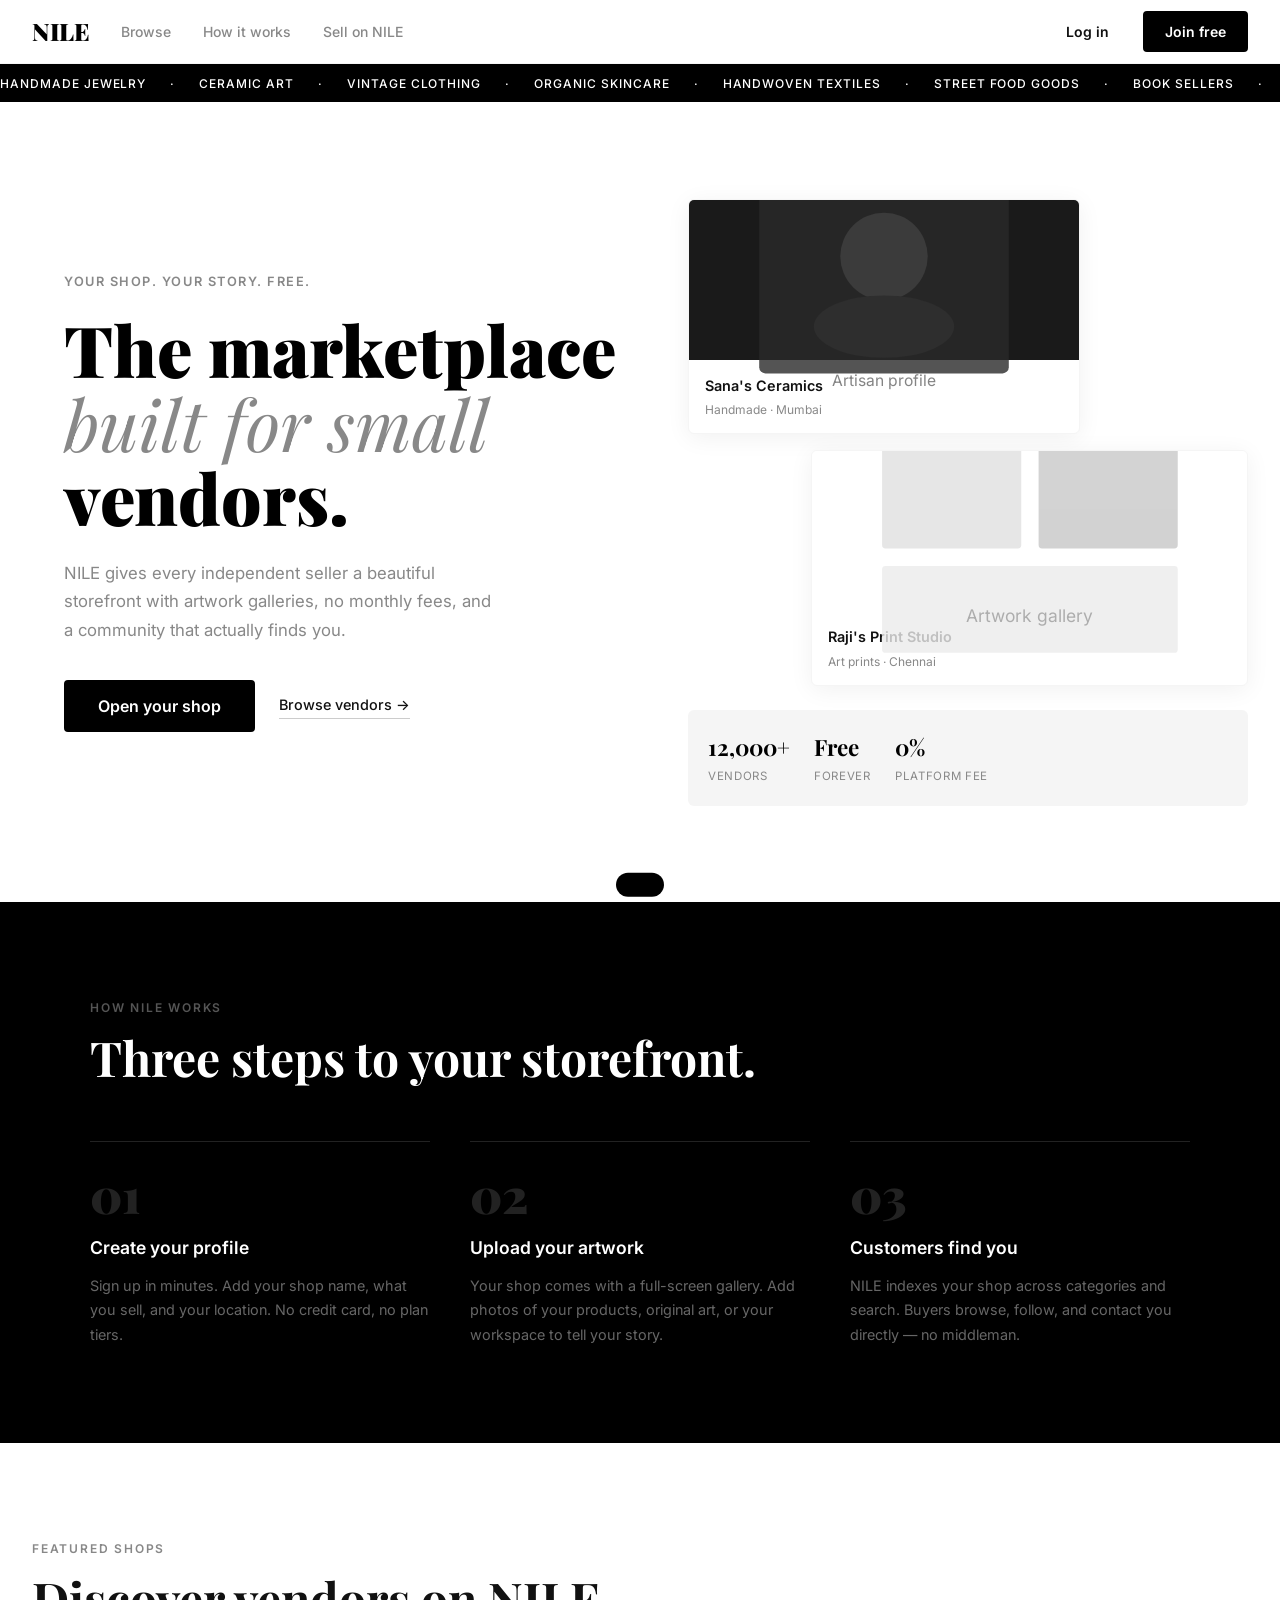
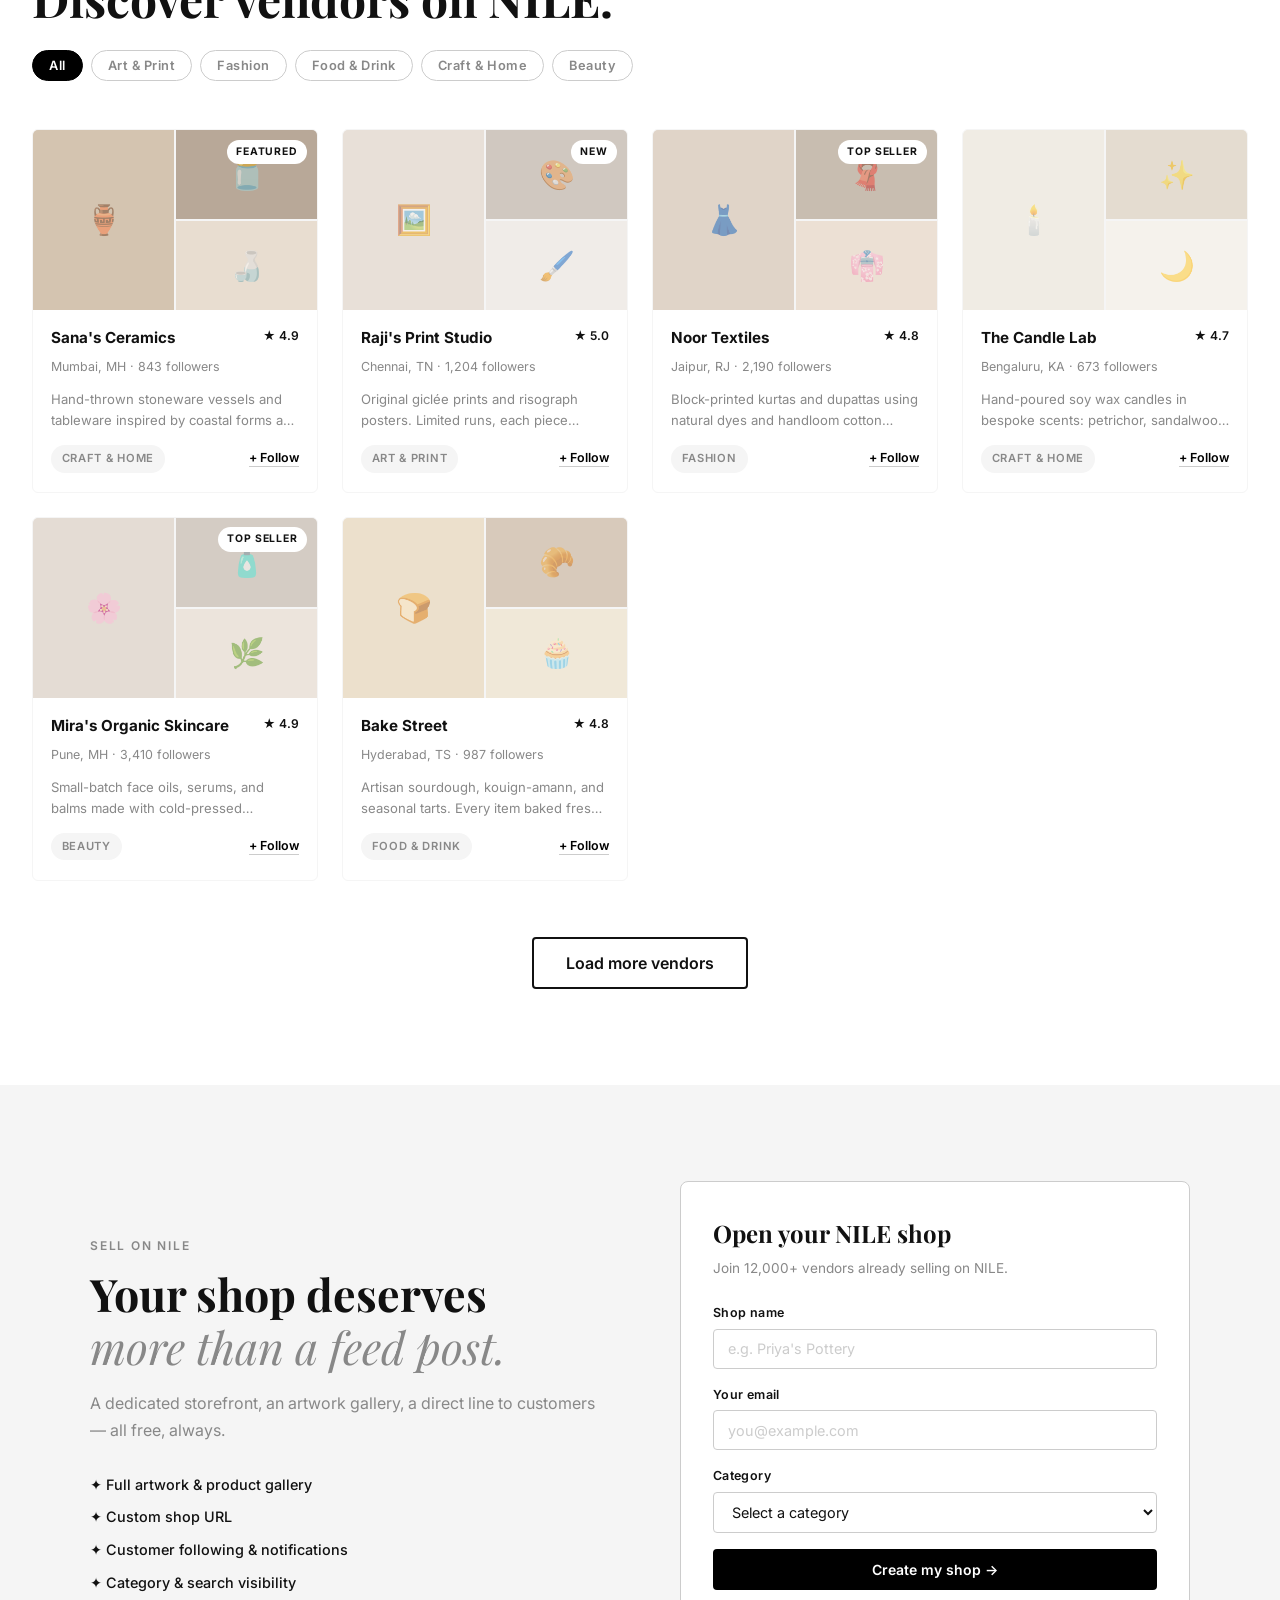
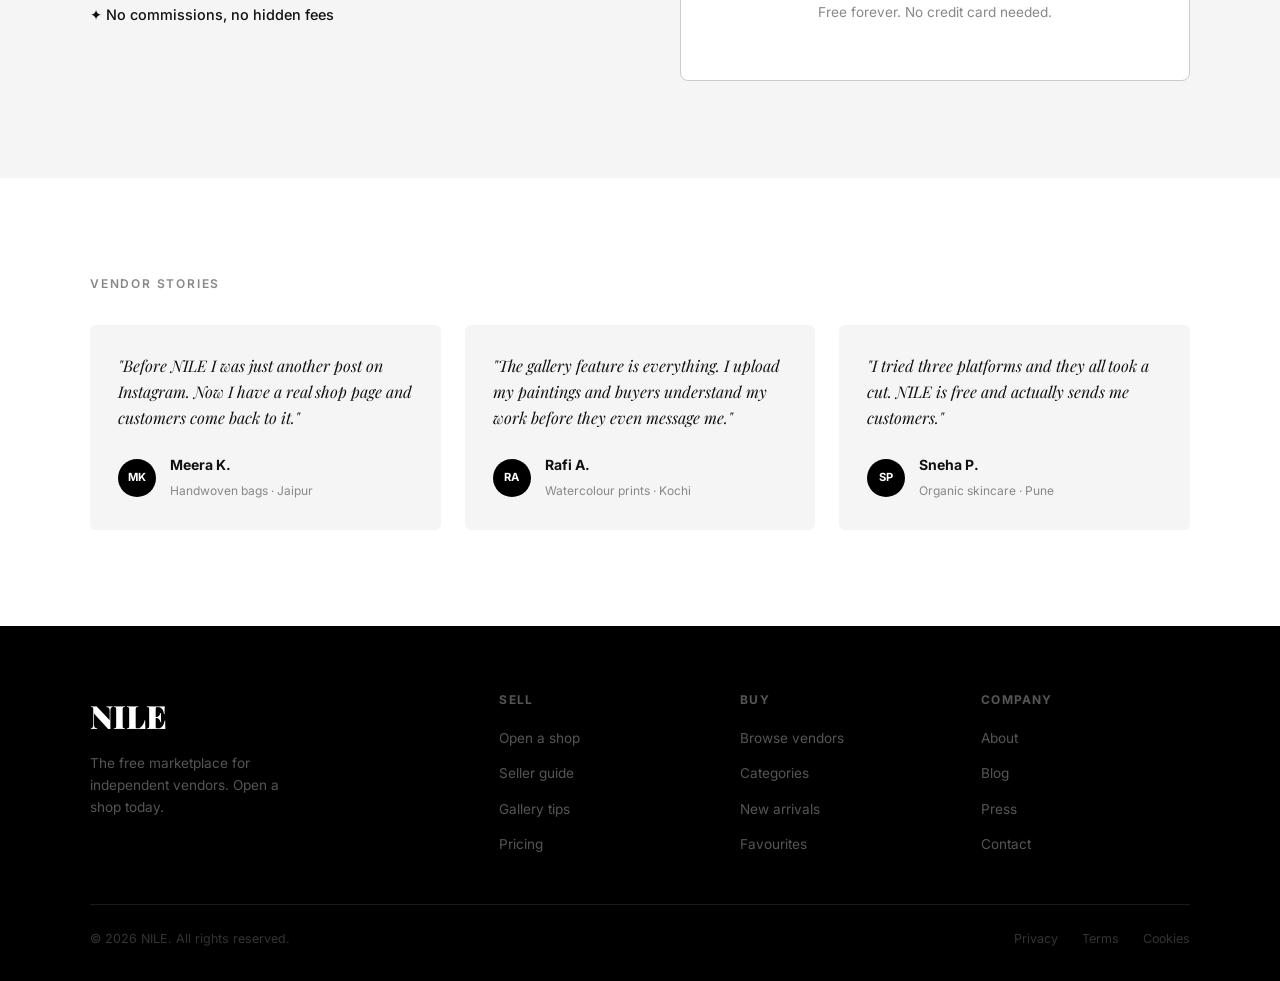
<file: dummy_project/index.html>
<!DOCTYPE html>
<html lang="en">
<head>
  <meta charset="UTF-8" />
  <meta name="viewport" content="width=device-width, initial-scale=1.0" />
  <title>NILE — Market for Independent Vendors</title>
  <link rel="stylesheet" href="styles.css" />
  <link rel="preconnect" href="https://fonts.googleapis.com" />
  <link rel="preconnect" href="https://fonts.gstatic.com" crossorigin />
  <link href="https://fonts.googleapis.com/css2?family=Playfair+Display:ital,wght@0,400;0,700;0,900;1,400&family=Inter:wght@300;400;500;600&display=swap" rel="stylesheet" />
</head>
<body>

  <!-- NAV -->
  <nav class="nav" id="nav">
    <div class="nav__logo">NILE</div>
    <ul class="nav__links">
      <li><a href="#vendors">Browse</a></li>
      <li><a href="#how">How it works</a></li>
      <li><a href="#join">Sell on NILE</a></li>
    </ul>
    <div class="nav__actions">
      <button class="btn btn--ghost" id="loginBtn">Log in</button>
      <button class="btn btn--primary" id="signupBtn">Join free</button>
    </div>
    <button class="nav__hamburger" id="hamburger" aria-label="Toggle menu">
      <span></span><span></span><span></span>
    </button>
  </nav>

  <!-- MOBILE NAV -->
  <div class="mobile-menu" id="mobileMenu">
    <ul>
      <li><a href="#vendors" class="mob-link">Browse</a></li>
      <li><a href="#how" class="mob-link">How it works</a></li>
      <li><a href="#join" class="mob-link">Sell on NILE</a></li>
      <li><a href="#" class="mob-link">Log in</a></li>
      <li><a href="#" class="mob-link mob-link--primary">Join free</a></li>
    </ul>
  </div>

  <!-- MARQUEE -->
  <div class="marquee-bar">
    <div class="marquee-track">
      <span>Handmade Jewelry</span><span>·</span>
      <span>Ceramic Art</span><span>·</span>
      <span>Vintage Clothing</span><span>·</span>
      <span>Organic Skincare</span><span>·</span>
      <span>Handwoven Textiles</span><span>·</span>
      <span>Street Food Goods</span><span>·</span>
      <span>Book Sellers</span><span>·</span>
      <span>Plant Shops</span><span>·</span>
      <span>Print Studios</span><span>·</span>
      <span>Candle Makers</span><span>·</span>
      <span>Local Bakeries</span><span>·</span>
      <span>Artisan Furniture</span><span>·</span>
      <span>Photography</span><span>·</span>
      <span>Handmade Jewelry</span><span>·</span>
      <span>Ceramic Art</span><span>·</span>
      <span>Vintage Clothing</span><span>·</span>
      <span>Organic Skincare</span><span>·</span>
      <span>Handwoven Textiles</span><span>·</span>
      <span>Street Food Goods</span><span>·</span>
      <span>Book Sellers</span><span>·</span>
    </div>
  </div>

  <!-- HERO -->
  <section class="hero">
    <div class="hero__content">
      <p class="hero__eyebrow">Your shop. Your story. Free.</p>
      <h1 class="hero__headline">
        The marketplace<br />
        <em>built for small</em><br />
        vendors.
      </h1>
      <p class="hero__sub">
        NILE gives every independent seller a beautiful storefront with artwork galleries, no monthly fees, and a community that actually finds you.
      </p>
      <div class="hero__ctas">
        <button class="btn btn--primary btn--lg" id="openShopBtn">Open your shop</button>
        <a href="#vendors" class="hero__browse">Browse vendors →</a>
      </div>
    </div>
    <div class="hero__visual">
      <div class="hero__card hero__card--1">
        <div class="hero__card-img" style="background:#1a1a1a">
          <svg viewBox="0 0 200 160" fill="none" xmlns="http://www.w3.org/2000/svg">
            <rect x="20" y="20" width="160" height="120" rx="4" fill="#2a2a2a"/>
            <circle cx="100" cy="65" r="28" fill="#444"/>
            <ellipse cx="100" cy="110" rx="45" ry="20" fill="#333"/>
            <text x="100" y="148" text-anchor="middle" fill="#666" font-size="10" font-family="Inter">Artisan profile</text>
          </svg>
        </div>
        <div class="hero__card-info">
          <span class="hero__card-name">Sana's Ceramics</span>
          <span class="hero__card-tag">Handmade · Mumbai</span>
        </div>
      </div>
      <div class="hero__card hero__card--2">
        <div class="hero__card-img hero__card-img--white">
          <svg viewBox="0 0 200 160" fill="none" xmlns="http://www.w3.org/2000/svg">
            <rect x="15" y="10" width="80" height="80" rx="2" fill="#e0e0e0"/>
            <rect x="105" y="10" width="80" height="80" rx="2" fill="#c8c8c8"/>
            <rect x="15" y="100" width="170" height="50" rx="2" fill="#ececec"/>
            <text x="100" y="132" text-anchor="middle" fill="#999" font-size="10" font-family="Inter">Artwork gallery</text>
          </svg>
        </div>
        <div class="hero__card-info">
          <span class="hero__card-name">Raji's Print Studio</span>
          <span class="hero__card-tag">Art prints · Chennai</span>
        </div>
      </div>
      <div class="hero__stats">
        <div class="hero__stat"><strong>12,000+</strong><span>Vendors</span></div>
        <div class="hero__stat"><strong>Free</strong><span>Forever</span></div>
        <div class="hero__stat"><strong>0%</strong><span>Platform fee</span></div>
      </div>
    </div>
  </section>

  <!-- HOW IT WORKS -->
  <section class="how" id="how">
    <div class="how__inner">
      <div class="how__head">
        <p class="section-label">How NILE works</p>
        <h2 class="section-title">Three steps to your storefront.</h2>
      </div>
      <div class="how__steps">
        <div class="how__step">
          <div class="how__step-num">01</div>
          <h3>Create your profile</h3>
          <p>Sign up in minutes. Add your shop name, what you sell, and your location. No credit card, no plan tiers.</p>
        </div>
        <div class="how__step">
          <div class="how__step-num">02</div>
          <h3>Upload your artwork</h3>
          <p>Your shop comes with a full-screen gallery. Add photos of your products, original art, or your workspace to tell your story.</p>
        </div>
        <div class="how__step">
          <div class="how__step-num">03</div>
          <h3>Customers find you</h3>
          <p>NILE indexes your shop across categories and search. Buyers browse, follow, and contact you directly — no middleman.</p>
        </div>
      </div>
    </div>
  </section>

  <!-- VENDOR GRID -->
  <section class="vendors" id="vendors">
    <div class="vendors__head">
      <p class="section-label">Featured shops</p>
      <h2 class="section-title">Discover vendors on NILE.</h2>
      <!-- FILTER BAR -->
      <div class="filter-bar">
        <button class="filter-btn active" data-filter="all">All</button>
        <button class="filter-btn" data-filter="art">Art & Print</button>
        <button class="filter-btn" data-filter="fashion">Fashion</button>
        <button class="filter-btn" data-filter="food">Food & Drink</button>
        <button class="filter-btn" data-filter="craft">Craft & Home</button>
        <button class="filter-btn" data-filter="beauty">Beauty</button>
      </div>
    </div>

    <div class="vendor-grid" id="vendorGrid">
      <!-- Cards injected by JS -->
    </div>

    <div class="vendors__cta">
      <button class="btn btn--outline btn--lg" id="loadMoreBtn">Load more vendors</button>
    </div>
  </section>

  <!-- JOIN CTA -->
  <section class="join" id="join">
    <div class="join__inner">
      <div class="join__text">
        <p class="section-label">Sell on NILE</p>
        <h2 class="join__title">Your shop deserves<br /><em>more than a feed post.</em></h2>
        <p class="join__body">A dedicated storefront, an artwork gallery, a direct line to customers — all free, always.</p>
        <ul class="join__features">
          <li>✦ Full artwork & product gallery</li>
          <li>✦ Custom shop URL</li>
          <li>✦ Customer following & notifications</li>
          <li>✦ Category & search visibility</li>
          <li>✦ No commissions, no hidden fees</li>
        </ul>
      </div>
      <div class="join__form-wrap">
        <div class="join__form-card">
          <h3>Open your NILE shop</h3>
          <p>Join 12,000+ vendors already selling on NILE.</p>
          <div class="form-field">
            <label>Shop name</label>
            <input type="text" placeholder="e.g. Priya's Pottery" id="shopName" />
          </div>
          <div class="form-field">
            <label>Your email</label>
            <input type="email" placeholder="you@example.com" id="shopEmail" />
          </div>
          <div class="form-field">
            <label>Category</label>
            <select id="shopCategory">
              <option value="">Select a category</option>
              <option>Art & Print</option>
              <option>Fashion & Clothing</option>
              <option>Food & Drink</option>
              <option>Craft & Home</option>
              <option>Beauty & Skincare</option>
              <option>Books & Stationery</option>
              <option>Plants & Garden</option>
              <option>Other</option>
            </select>
          </div>
          <button class="btn btn--primary btn--block" id="createShopBtn">Create my shop →</button>
          <p class="join__fine">Free forever. No credit card needed.</p>
        </div>
      </div>
    </div>
  </section>

  <!-- TESTIMONIALS -->
  <section class="testimonials">
    <div class="testimonials__inner">
      <p class="section-label">Vendor stories</p>
      <div class="testimonial-grid">
        <div class="testimonial">
          <p class="testimonial__quote">"Before NILE I was just another post on Instagram. Now I have a real shop page and customers come back to it."</p>
          <div class="testimonial__author">
            <div class="testimonial__avatar">MK</div>
            <div>
              <strong>Meera K.</strong>
              <span>Handwoven bags · Jaipur</span>
            </div>
          </div>
        </div>
        <div class="testimonial">
          <p class="testimonial__quote">"The gallery feature is everything. I upload my paintings and buyers understand my work before they even message me."</p>
          <div class="testimonial__author">
            <div class="testimonial__avatar">RA</div>
            <div>
              <strong>Rafi A.</strong>
              <span>Watercolour prints · Kochi</span>
            </div>
          </div>
        </div>
        <div class="testimonial">
          <p class="testimonial__quote">"I tried three platforms and they all took a cut. NILE is free and actually sends me customers."</p>
          <div class="testimonial__author">
            <div class="testimonial__avatar">SP</div>
            <div>
              <strong>Sneha P.</strong>
              <span>Organic skincare · Pune</span>
            </div>
          </div>
        </div>
      </div>
    </div>
  </section>

  <!-- FOOTER -->
  <footer class="footer">
    <div class="footer__top">
      <div class="footer__brand">
        <span class="footer__logo">NILE</span>
        <p>The free marketplace for independent vendors. Open a shop today.</p>
      </div>
      <div class="footer__links">
        <div class="footer__col">
          <h4>Sell</h4>
          <ul>
            <li><a href="#">Open a shop</a></li>
            <li><a href="#">Seller guide</a></li>
            <li><a href="#">Gallery tips</a></li>
            <li><a href="#">Pricing</a></li>
          </ul>
        </div>
        <div class="footer__col">
          <h4>Buy</h4>
          <ul>
            <li><a href="#">Browse vendors</a></li>
            <li><a href="#">Categories</a></li>
            <li><a href="#">New arrivals</a></li>
            <li><a href="#">Favourites</a></li>
          </ul>
        </div>
        <div class="footer__col">
          <h4>Company</h4>
          <ul>
            <li><a href="#">About</a></li>
            <li><a href="#">Blog</a></li>
            <li><a href="#">Press</a></li>
            <li><a href="#">Contact</a></li>
          </ul>
        </div>
      </div>
    </div>
    <div class="footer__bottom">
      <span>© 2026 NILE. All rights reserved.</span>
      <div class="footer__legal">
        <a href="#">Privacy</a>
        <a href="#">Terms</a>
        <a href="#">Cookies</a>
      </div>
    </div>
  </footer>

  <!-- MODAL: Sign Up / Log In -->
  <div class="modal-overlay" id="modalOverlay">
    <div class="modal" id="modal">
      <button class="modal__close" id="modalClose">✕</button>
      <div class="modal__tabs">
        <button class="modal__tab active" data-tab="signup">Join NILE</button>
        <button class="modal__tab" data-tab="login">Log in</button>
      </div>
      <div class="modal__body" id="signupPane">
        <h3>Create your free account</h3>
        <div class="form-field">
          <label>Full name</label>
          <input type="text" placeholder="Your name" />
        </div>
        <div class="form-field">
          <label>Email</label>
          <input type="email" placeholder="you@example.com" />
        </div>
        <div class="form-field">
          <label>Password</label>
          <input type="password" placeholder="Min. 8 characters" />
        </div>
        <button class="btn btn--primary btn--block">Create account →</button>
      </div>
      <div class="modal__body hidden" id="loginPane">
        <h3>Welcome back</h3>
        <div class="form-field">
          <label>Email</label>
          <input type="email" placeholder="you@example.com" />
        </div>
        <div class="form-field">
          <label>Password</label>
          <input type="password" placeholder="Your password" />
        </div>
        <button class="btn btn--primary btn--block">Log in →</button>
        <p class="join__fine" style="text-align:center;margin-top:1rem"><a href="#" style="color:inherit">Forgot password?</a></p>
      </div>
    </div>
  </div>

  <!-- TOAST -->
  <div class="toast" id="toast"></div>

  <script src="script.js"></script>
</body>
</html>
</file>
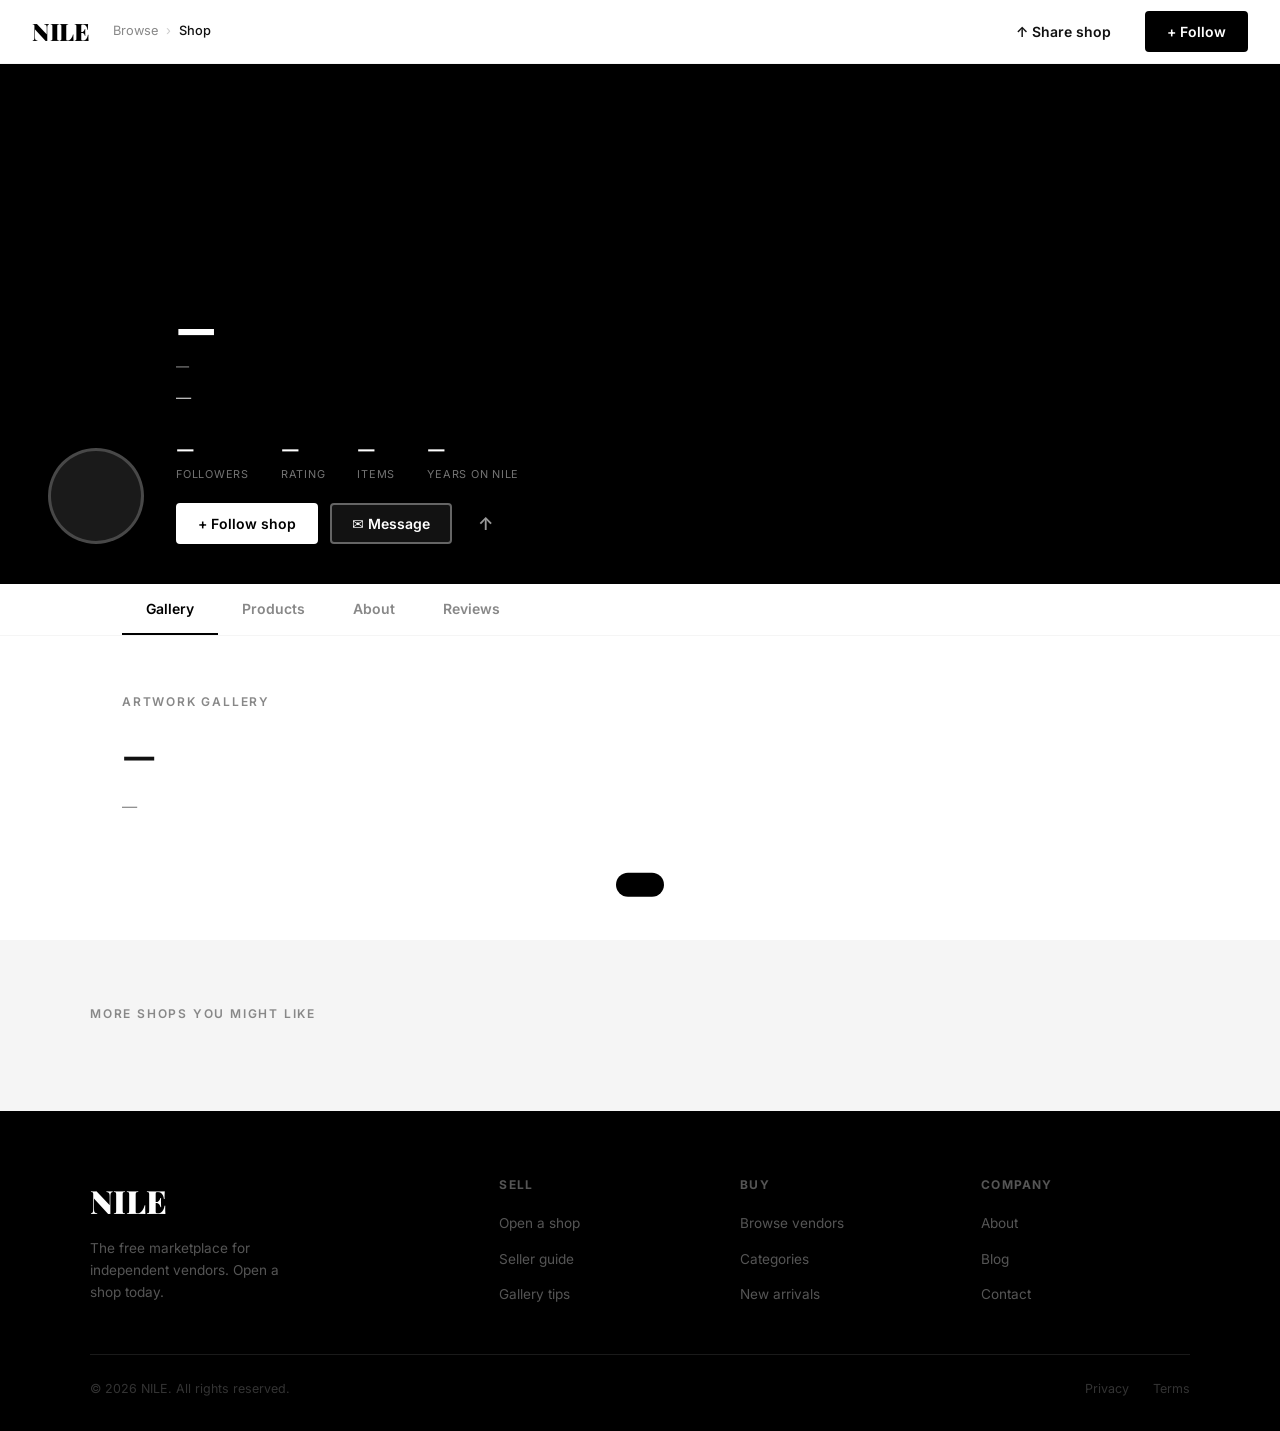
<file: dummy_project/shop.html>
<!DOCTYPE html>
<html lang="en">
<head>
  <meta charset="UTF-8" />
  <meta name="viewport" content="width=device-width, initial-scale=1.0" />
  <title>Shop — NILE</title>
  <link rel="stylesheet" href="styles.css" />
  <link rel="stylesheet" href="shop.css" />
  <link rel="preconnect" href="https://fonts.googleapis.com" />
  <link rel="preconnect" href="https://fonts.gstatic.com" crossorigin />
  <link href="https://fonts.googleapis.com/css2?family=Playfair+Display:ital,wght@0,400;0,700;0,900;1,400&family=Inter:wght@300;400;500;600&display=swap" rel="stylesheet" />
</head>
<body class="shop-page">

  <!-- NAV -->
  <nav class="nav shop-nav" id="nav">
    <a href="index.html" class="nav__logo">NILE</a>
    <div class="shop-nav__breadcrumb">
      <a href="index.html">Browse</a>
      <span>›</span>
      <span id="navShopName">Shop</span>
    </div>
    <div class="nav__actions">
      <button class="btn btn--ghost" id="shareBtn">↑ Share shop</button>
      <button class="btn btn--primary" id="navFollowBtn">+ Follow</button>
    </div>
    <button class="nav__hamburger" id="hamburger" aria-label="Toggle menu">
      <span></span><span></span><span></span>
    </button>
  </nav>

  <!-- MOBILE MENU -->
  <div class="mobile-menu" id="mobileMenu">
    <ul>
      <li><a href="index.html" class="mob-link">← Back to NILE</a></li>
      <li><a href="#gallery" class="mob-link">Gallery</a></li>
      <li><a href="#products" class="mob-link">Products</a></li>
      <li><a href="#about" class="mob-link">About</a></li>
      <li><a href="#reviews" class="mob-link">Reviews</a></li>
    </ul>
  </div>

  <!-- HERO BANNER: generative abstract art canvas -->
  <div class="shop-hero" id="shopHero">
    <canvas id="heroCanvas"></canvas>
    <div class="shop-hero__overlay"></div>
    <!-- Floating identity card -->
    <div class="shop-identity" id="shopIdentity">
      <div class="shop-avatar" id="shopAvatar"></div>
      <div class="shop-identity__info">
        <div class="shop-identity__top">
          <h1 class="shop-identity__name" id="shopName">—</h1>
          <span class="shop-badge hidden" id="shopBadge"></span>
        </div>
        <p class="shop-identity__meta" id="shopMeta">—</p>
        <p class="shop-identity__desc" id="shopDesc">—</p>
        <div class="shop-identity__stats">
          <div class="shop-stat"><strong id="statFollowers">—</strong><span>Followers</span></div>
          <div class="shop-stat"><strong id="statRating">—</strong><span>Rating</span></div>
          <div class="shop-stat"><strong id="statItems">—</strong><span>Items</span></div>
          <div class="shop-stat"><strong id="statYears">—</strong><span>Years on NILE</span></div>
        </div>
        <div class="shop-identity__actions">
          <button class="btn btn--primary" id="followBtn">+ Follow shop</button>
          <button class="btn btn--outline" id="messageBtn">✉ Message</button>
          <button class="btn btn--ghost shop-share-btn" id="shareIconBtn" title="Share">↑</button>
        </div>
      </div>
    </div>
  </div>

  <!-- TABS -->
  <div class="shop-tabs-bar" id="shopTabsBar">
    <div class="shop-tabs-bar__inner">
      <button class="shop-tab active" data-tab="gallery">Gallery</button>
      <button class="shop-tab" data-tab="products">Products</button>
      <button class="shop-tab" data-tab="about">About</button>
      <button class="shop-tab" data-tab="reviews">Reviews</button>
    </div>
  </div>

  <!-- MAIN CONTENT -->
  <main class="shop-main">

    <!-- GALLERY TAB -->
    <section class="shop-section active" id="tab-gallery">
      <div class="gallery-intro">
        <p class="section-label">Artwork Gallery</p>
        <h2 class="gallery-intro__title" id="galleryTitle">—</h2>
        <p class="gallery-intro__sub" id="gallerySub">—</p>
      </div>
      <div class="art-gallery" id="artGallery">
        <!-- SVG artworks injected by JS -->
      </div>
      <div class="gallery-lightbox" id="lightbox">
        <div class="lightbox__backdrop" id="lightboxBackdrop"></div>
        <div class="lightbox__frame" id="lightboxFrame">
          <button class="lightbox__close" id="lightboxClose">✕</button>
          <div class="lightbox__art" id="lightboxArt"></div>
          <div class="lightbox__caption" id="lightboxCaption"></div>
        </div>
      </div>
    </section>

    <!-- PRODUCTS TAB -->
    <section class="shop-section hidden" id="tab-products">
      <div class="products-head">
        <p class="section-label">Products</p>
        <h2 class="section-title" id="productsTitle">—</h2>
      </div>
      <div class="products-grid" id="productsGrid">
        <!-- Product cards injected by JS -->
      </div>
    </section>

    <!-- ABOUT TAB -->
    <section class="shop-section hidden" id="tab-about">
      <div class="about-layout">
        <div class="about-main">
          <p class="section-label">About this shop</p>
          <h2 class="section-title" id="aboutTitle">—</h2>
          <div class="about-body" id="aboutBody">—</div>
          <div class="about-canvas-wrap">
            <canvas id="aboutCanvas" width="600" height="300"></canvas>
            <p class="about-canvas-caption">Generative artwork · unique to this shop</p>
          </div>
        </div>
        <aside class="about-sidebar">
          <div class="about-card">
            <h3>Shop details</h3>
            <ul class="about-details" id="aboutDetails"></ul>
          </div>
          <div class="about-card" id="aboutTagsCard">
            <h3>Tags</h3>
            <div class="about-tags" id="aboutTags"></div>
          </div>
        </aside>
      </div>
    </section>

    <!-- REVIEWS TAB -->
    <section class="shop-section hidden" id="tab-reviews">
      <div class="reviews-head">
        <p class="section-label">Customer reviews</p>
        <div class="reviews-summary">
          <span class="reviews-avg" id="reviewsAvg">—</span>
          <div>
            <div class="reviews-stars" id="reviewsStars"></div>
            <p class="reviews-count" id="reviewsCount">—</p>
          </div>
        </div>
        <div class="reviews-bar-chart" id="reviewsBars"></div>
      </div>
      <div class="reviews-list" id="reviewsList"></div>
    </section>

  </main>

  <!-- RELATED SHOPS -->
  <section class="related-shops">
    <div class="related-shops__inner">
      <p class="section-label">More shops you might like</p>
      <div class="related-grid" id="relatedGrid"></div>
    </div>
  </section>

  <!-- FOOTER (same as index) -->
  <footer class="footer">
    <div class="footer__top">
      <div class="footer__brand">
        <span class="footer__logo">NILE</span>
        <p>The free marketplace for independent vendors. Open a shop today.</p>
      </div>
      <div class="footer__links">
        <div class="footer__col">
          <h4>Sell</h4>
          <ul>
            <li><a href="index.html#join">Open a shop</a></li>
            <li><a href="#">Seller guide</a></li>
            <li><a href="#">Gallery tips</a></li>
          </ul>
        </div>
        <div class="footer__col">
          <h4>Buy</h4>
          <ul>
            <li><a href="index.html#vendors">Browse vendors</a></li>
            <li><a href="#">Categories</a></li>
            <li><a href="#">New arrivals</a></li>
          </ul>
        </div>
        <div class="footer__col">
          <h4>Company</h4>
          <ul>
            <li><a href="#">About</a></li>
            <li><a href="#">Blog</a></li>
            <li><a href="#">Contact</a></li>
          </ul>
        </div>
      </div>
    </div>
    <div class="footer__bottom">
      <span>© 2026 NILE. All rights reserved.</span>
      <div class="footer__legal">
        <a href="#">Privacy</a>
        <a href="#">Terms</a>
      </div>
    </div>
  </footer>

  <!-- MESSAGE MODAL -->
  <div class="modal-overlay" id="msgOverlay">
    <div class="modal" id="msgModal">
      <button class="modal__close" id="msgClose">✕</button>
      <h3 style="font-family:var(--font-display);font-size:1.4rem;font-weight:700;margin-bottom:1.25rem">Message <span id="msgShopName">shop</span></h3>
      <div class="form-field">
        <label>Your name</label>
        <input type="text" placeholder="Your name" id="msgName" />
      </div>
      <div class="form-field">
        <label>Email</label>
        <input type="email" placeholder="you@example.com" id="msgEmail" />
      </div>
      <div class="form-field">
        <label>Message</label>
        <textarea id="msgText" rows="4" placeholder="Hi, I'm interested in…" style="padding:.65rem .875rem;border:1.5px solid var(--lite);border-radius:4px;font-family:var(--font-body);font-size:.9rem;color:var(--ink);resize:vertical;outline:none;width:100%;transition:border-color .2s"></textarea>
      </div>
      <button class="btn btn--primary btn--block" id="msgSend">Send message →</button>
    </div>
  </div>

  <!-- TOAST -->
  <div class="toast" id="toast"></div>

  <script src="script.js"></script>
  <script src="shop.js"></script>
</body>
</html>
</file>
<file: dummy_project/styles.css>
/* ============================================================
   NILE — Main Stylesheet
   Palette: #000 | #111 | #888 | #ccc | #f5f5f5 | #fff
   Type: Playfair Display (display) + Inter (body/utility)
   ============================================================ */

/* --- Reset & Base ---------------------------------------- */
*, *::before, *::after { box-sizing: border-box; margin: 0; padding: 0; }

:root {
  --black:   #000000;
  --ink:     #111111;
  --mid:     #888888;
  --lite:    #cccccc;
  --ghost:   #f5f5f5;
  --white:   #ffffff;
  --radius:  4px;
  --nav-h:   64px;
  --ease:    cubic-bezier(.4,0,.2,1);
  --font-display: 'Playfair Display', Georgia, serif;
  --font-body:    'Inter', system-ui, sans-serif;
}

html { scroll-behavior: smooth; font-size: 16px; }

body {
  font-family: var(--font-body);
  background: var(--white);
  color: var(--ink);
  line-height: 1.6;
  -webkit-font-smoothing: antialiased;
}

img { display: block; max-width: 100%; }
a { text-decoration: none; color: inherit; }
ul { list-style: none; }
button { cursor: pointer; border: none; background: none; font-family: inherit; }

/* --- Typography ------------------------------------------ */
.section-label {
  font-size: .75rem;
  font-weight: 600;
  letter-spacing: .15em;
  text-transform: uppercase;
  color: var(--mid);
  margin-bottom: .75rem;
}

.section-title {
  font-family: var(--font-display);
  font-size: clamp(2rem, 4vw, 3rem);
  font-weight: 700;
  line-height: 1.15;
  color: var(--ink);
}

/* --- Buttons --------------------------------------------- */
.btn {
  display: inline-flex;
  align-items: center;
  justify-content: center;
  gap: .5rem;
  font-size: .875rem;
  font-weight: 600;
  font-family: var(--font-body);
  padding: .625rem 1.25rem;
  border-radius: var(--radius);
  transition: background .2s var(--ease), color .2s var(--ease), border-color .2s var(--ease);
  white-space: nowrap;
}
.btn--primary {
  background: var(--black);
  color: var(--white);
  border: 2px solid var(--black);
}
.btn--primary:hover {
  background: var(--ink);
  border-color: var(--ink);
}
.btn--ghost {
  background: transparent;
  color: var(--ink);
  border: 2px solid transparent;
}
.btn--ghost:hover { border-color: var(--lite); }

.btn--outline {
  background: transparent;
  color: var(--ink);
  border: 2px solid var(--ink);
}
.btn--outline:hover {
  background: var(--ink);
  color: var(--white);
}
.btn--lg { padding: .875rem 2rem; font-size: 1rem; }
.btn--block { width: 100%; }

/* --- Nav ------------------------------------------------- */
.nav {
  position: fixed;
  top: 0; left: 0; right: 0;
  z-index: 900;
  height: var(--nav-h);
  background: var(--white);
  border-bottom: 1px solid var(--ghost);
  display: flex;
  align-items: center;
  padding: 0 2rem;
  gap: 2rem;
  transition: box-shadow .3s var(--ease);
}
.nav.scrolled { box-shadow: 0 2px 16px rgba(0,0,0,.08); }

.nav__logo {
  font-family: var(--font-display);
  font-size: 1.5rem;
  font-weight: 900;
  letter-spacing: -.02em;
  color: var(--black);
  flex-shrink: 0;
}

.nav__links {
  display: flex;
  gap: 2rem;
  flex: 1;
}
.nav__links a {
  font-size: .875rem;
  font-weight: 500;
  color: var(--mid);
  transition: color .2s;
}
.nav__links a:hover { color: var(--black); }

.nav__actions {
  display: flex;
  gap: .75rem;
  flex-shrink: 0;
}

.nav__hamburger {
  display: none;
  flex-direction: column;
  gap: 5px;
  padding: 6px;
  margin-left: auto;
}
.nav__hamburger span {
  display: block;
  width: 22px;
  height: 2px;
  background: var(--black);
  transition: transform .3s var(--ease), opacity .3s;
}

/* --- Mobile Menu ----------------------------------------- */
.mobile-menu {
  position: fixed;
  top: var(--nav-h);
  left: 0; right: 0;
  background: var(--white);
  border-bottom: 1px solid var(--ghost);
  z-index: 899;
  transform: translateY(-110%);
  transition: transform .35s var(--ease);
}
.mobile-menu.open { transform: translateY(0); }
.mobile-menu ul { padding: 1.5rem 2rem; display: flex; flex-direction: column; gap: 1rem; }
.mob-link { font-size: 1.1rem; font-weight: 500; color: var(--ink); display: block; }
.mob-link--primary {
  background: var(--black);
  color: var(--white);
  padding: .75rem 1.5rem;
  border-radius: var(--radius);
  text-align: center;
}

/* --- Marquee --------------------------------------------- */
.marquee-bar {
  margin-top: var(--nav-h);
  background: var(--black);
  overflow: hidden;
  padding: .6rem 0;
}
.marquee-track {
  display: flex;
  gap: 1.5rem;
  white-space: nowrap;
  animation: marquee 30s linear infinite;
}
.marquee-track span {
  font-size: .75rem;
  font-weight: 500;
  letter-spacing: .08em;
  text-transform: uppercase;
  color: var(--white);
  flex-shrink: 0;
}
@keyframes marquee {
  from { transform: translateX(0); }
  to   { transform: translateX(-50%); }
}

/* --- Hero ------------------------------------------------ */
.hero {
  display: grid;
  grid-template-columns: 1fr 1fr;
  gap: 4rem;
  align-items: center;
  min-height: calc(100vh - var(--nav-h) - 36px);
  padding: 5rem 2rem 5rem 4rem;
  max-width: 1280px;
  margin: 0 auto;
}

.hero__eyebrow {
  font-size: .8rem;
  font-weight: 600;
  letter-spacing: .12em;
  text-transform: uppercase;
  color: var(--mid);
  margin-bottom: 1.25rem;
}

.hero__headline {
  font-family: var(--font-display);
  font-size: clamp(2.75rem, 5.5vw, 4.5rem);
  font-weight: 900;
  line-height: 1.05;
  color: var(--black);
  margin-bottom: 1.5rem;
}
.hero__headline em {
  font-style: italic;
  font-weight: 400;
  color: var(--mid);
}

.hero__sub {
  font-size: 1.05rem;
  line-height: 1.7;
  color: var(--mid);
  max-width: 440px;
  margin-bottom: 2.25rem;
}

.hero__ctas {
  display: flex;
  align-items: center;
  gap: 1.5rem;
  flex-wrap: wrap;
}

.hero__browse {
  font-size: .9rem;
  font-weight: 500;
  color: var(--ink);
  border-bottom: 1px solid var(--lite);
  padding-bottom: 2px;
  transition: border-color .2s;
}
.hero__browse:hover { border-color: var(--ink); }

/* Hero visual */
.hero__visual {
  position: relative;
  display: flex;
  flex-direction: column;
  gap: 1rem;
}

.hero__card {
  border: 1px solid var(--ghost);
  border-radius: 6px;
  overflow: hidden;
  background: var(--white);
  box-shadow: 0 4px 24px rgba(0,0,0,.06);
  transition: transform .3s var(--ease);
}
.hero__card:hover { transform: translateY(-3px); }
.hero__card--1 { align-self: flex-start; width: 70%; }
.hero__card--2 { align-self: flex-end; width: 78%; }

.hero__card-img {
  height: 160px;
  display: flex;
  align-items: center;
  justify-content: center;
  background: var(--ghost);
}
.hero__card-img--white { background: var(--white); }
.hero__card-img svg { width: 80%; height: auto; opacity: .8; }

.hero__card-info {
  padding: .875rem 1rem;
  display: flex;
  flex-direction: column;
  gap: .2rem;
}
.hero__card-name {
  font-weight: 600;
  font-size: .9rem;
  color: var(--ink);
}
.hero__card-tag {
  font-size: .75rem;
  color: var(--mid);
}

.hero__stats {
  display: flex;
  gap: 1.5rem;
  margin-top: .5rem;
  padding: 1.25rem 1.25rem;
  background: var(--ghost);
  border-radius: 6px;
}
.hero__stat {
  display: flex;
  flex-direction: column;
  gap: .1rem;
}
.hero__stat strong {
  font-family: var(--font-display);
  font-size: 1.4rem;
  font-weight: 700;
  color: var(--black);
}
.hero__stat span {
  font-size: .72rem;
  color: var(--mid);
  text-transform: uppercase;
  letter-spacing: .06em;
}

/* --- How It Works ---------------------------------------- */
.how {
  background: var(--black);
  color: var(--white);
  padding: 6rem 2rem;
}
.how__inner {
  max-width: 1100px;
  margin: 0 auto;
}
.how .section-label { color: #555; }
.how .section-title { color: var(--white); margin-bottom: 3.5rem; }

.how__steps {
  display: grid;
  grid-template-columns: repeat(3, 1fr);
  gap: 2.5rem;
}
.how__step {
  border-top: 1px solid #222;
  padding-top: 1.75rem;
}
.how__step-num {
  font-family: var(--font-display);
  font-size: 3rem;
  font-weight: 900;
  color: #222;
  line-height: 1;
  margin-bottom: 1rem;
}
.how__step h3 {
  font-size: 1.1rem;
  font-weight: 600;
  color: var(--white);
  margin-bottom: .75rem;
}
.how__step p {
  font-size: .9rem;
  line-height: 1.7;
  color: #666;
}

/* --- Vendors -------------------------------------------- */
.vendors {
  padding: 6rem 2rem;
  max-width: 1280px;
  margin: 0 auto;
}
.vendors__head {
  margin-bottom: 3rem;
}
.vendors__head .section-title { margin-bottom: 1.5rem; }

.filter-bar {
  display: flex;
  gap: .5rem;
  flex-wrap: wrap;
}
.filter-btn {
  font-size: .8rem;
  font-weight: 600;
  letter-spacing: .04em;
  padding: .45rem 1rem;
  border-radius: 100px;
  border: 1.5px solid var(--lite);
  color: var(--mid);
  background: transparent;
  transition: all .2s var(--ease);
}
.filter-btn:hover, .filter-btn.active {
  background: var(--black);
  color: var(--white);
  border-color: var(--black);
}

.vendor-grid {
  display: grid;
  grid-template-columns: repeat(auto-fill, minmax(280px, 1fr));
  gap: 1.5rem;
  margin-bottom: 2.5rem;
}

/* --- Vendor Card ----------------------------------------- */
.vendor-card {
  border: 1px solid var(--ghost);
  border-radius: 6px;
  overflow: hidden;
  background: var(--white);
  transition: box-shadow .25s var(--ease), transform .25s var(--ease);
  cursor: pointer;
}
.vendor-card:hover {
  box-shadow: 0 8px 32px rgba(0,0,0,.1);
  transform: translateY(-4px);
}

.vendor-card__gallery {
  height: 180px;
  display: grid;
  grid-template-columns: 1fr 1fr;
  grid-template-rows: 1fr 1fr;
  gap: 2px;
  background: var(--ghost);
  position: relative;
  overflow: hidden;
}
.vendor-card__gallery-img {
  background: var(--ghost);
  display: flex;
  align-items: center;
  justify-content: center;
  font-size: 1.5rem;
  overflow: hidden;
  transition: opacity .2s;
}
.vendor-card__gallery-img:first-child {
  grid-row: span 2;
}
.vendor-card__gallery-img span {
  font-size: 1.8rem;
  opacity: .5;
}

.vendor-card__badge {
  position: absolute;
  top: .6rem;
  right: .6rem;
  background: var(--white);
  font-size: .65rem;
  font-weight: 700;
  letter-spacing: .08em;
  text-transform: uppercase;
  padding: .25rem .6rem;
  border-radius: 100px;
  color: var(--ink);
}

.vendor-card__body {
  padding: 1rem 1.1rem 1.2rem;
}
.vendor-card__header {
  display: flex;
  justify-content: space-between;
  align-items: flex-start;
  margin-bottom: .4rem;
}
.vendor-card__name {
  font-weight: 700;
  font-size: .95rem;
  color: var(--ink);
}
.vendor-card__rating {
  font-size: .75rem;
  font-weight: 600;
  color: var(--ink);
}
.vendor-card__meta {
  font-size: .78rem;
  color: var(--mid);
  margin-bottom: .75rem;
}
.vendor-card__desc {
  font-size: .82rem;
  color: var(--mid);
  line-height: 1.6;
  margin-bottom: .9rem;
  display: -webkit-box;
  -webkit-line-clamp: 2;
  -webkit-box-orient: vertical;
  overflow: hidden;
}
.vendor-card__footer {
  display: flex;
  align-items: center;
  justify-content: space-between;
}
.vendor-card__tag {
  font-size: .7rem;
  font-weight: 600;
  letter-spacing: .06em;
  text-transform: uppercase;
  background: var(--ghost);
  color: var(--mid);
  padding: .3rem .7rem;
  border-radius: 100px;
}
.vendor-card__follow {
  font-size: .78rem;
  font-weight: 600;
  color: var(--black);
  border-bottom: 1px solid var(--lite);
  padding-bottom: 1px;
  transition: border-color .2s;
}
.vendor-card__follow:hover { border-color: var(--black); }
.vendor-card__follow.following {
  color: var(--mid);
  border-color: var(--lite);
}

.vendors__cta { text-align: center; padding-top: 1rem; }

/* --- Join ------------------------------------------------ */
.join {
  background: var(--ghost);
  padding: 6rem 2rem;
}
.join__inner {
  max-width: 1100px;
  margin: 0 auto;
  display: grid;
  grid-template-columns: 1fr 1fr;
  gap: 5rem;
  align-items: center;
}
.join__title {
  font-family: var(--font-display);
  font-size: clamp(2rem, 3.5vw, 2.8rem);
  font-weight: 700;
  line-height: 1.2;
  margin-bottom: 1rem;
  color: var(--ink);
}
.join__title em {
  font-style: italic;
  color: var(--mid);
  font-weight: 400;
}
.join__body {
  color: var(--mid);
  line-height: 1.7;
  margin-bottom: 1.75rem;
}
.join__features {
  display: flex;
  flex-direction: column;
  gap: .6rem;
}
.join__features li {
  font-size: .9rem;
  font-weight: 500;
  color: var(--ink);
}

.join__form-card {
  background: var(--white);
  border: 1px solid var(--lite);
  border-radius: 8px;
  padding: 2rem;
}
.join__form-card h3 {
  font-family: var(--font-display);
  font-size: 1.5rem;
  font-weight: 700;
  margin-bottom: .35rem;
}
.join__form-card > p {
  font-size: .85rem;
  color: var(--mid);
  margin-bottom: 1.5rem;
}
.join__fine {
  font-size: .75rem;
  color: var(--mid);
  text-align: center;
  margin-top: .75rem;
}

/* --- Form Fields ---------------------------------------- */
.form-field {
  display: flex;
  flex-direction: column;
  gap: .35rem;
  margin-bottom: 1rem;
}
.form-field label {
  font-size: .78rem;
  font-weight: 600;
  color: var(--ink);
  letter-spacing: .03em;
}
.form-field input,
.form-field select {
  padding: .65rem .875rem;
  border: 1.5px solid var(--lite);
  border-radius: var(--radius);
  font-family: var(--font-body);
  font-size: .9rem;
  color: var(--ink);
  background: var(--white);
  outline: none;
  transition: border-color .2s;
}
.form-field input:focus,
.form-field select:focus {
  border-color: var(--black);
}
.form-field input::placeholder { color: var(--lite); }

/* --- Testimonials --------------------------------------- */
.testimonials {
  background: var(--white);
  padding: 6rem 2rem;
  border-top: 1px solid var(--ghost);
}
.testimonials__inner { max-width: 1100px; margin: 0 auto; }
.testimonials__inner .section-label { margin-bottom: 2rem; }

.testimonial-grid {
  display: grid;
  grid-template-columns: repeat(3, 1fr);
  gap: 1.5rem;
}
.testimonial {
  background: var(--ghost);
  border-radius: 6px;
  padding: 1.75rem;
}
.testimonial__quote {
  font-family: var(--font-display);
  font-style: italic;
  font-size: 1rem;
  line-height: 1.6;
  color: var(--ink);
  margin-bottom: 1.5rem;
}
.testimonial__author {
  display: flex;
  align-items: center;
  gap: .875rem;
}
.testimonial__avatar {
  width: 38px;
  height: 38px;
  border-radius: 50%;
  background: var(--black);
  color: var(--white);
  font-size: .7rem;
  font-weight: 700;
  display: flex;
  align-items: center;
  justify-content: center;
  flex-shrink: 0;
}
.testimonial__author strong {
  display: block;
  font-size: .875rem;
  color: var(--ink);
}
.testimonial__author span {
  font-size: .75rem;
  color: var(--mid);
}

/* --- Footer --------------------------------------------- */
.footer {
  background: var(--black);
  color: var(--white);
  padding: 4rem 2rem 2rem;
}
.footer__top {
  max-width: 1100px;
  margin: 0 auto;
  display: grid;
  grid-template-columns: 1fr 2fr;
  gap: 4rem;
  padding-bottom: 3rem;
  border-bottom: 1px solid #1a1a1a;
  margin-bottom: 1.5rem;
}
.footer__logo {
  font-family: var(--font-display);
  font-size: 2rem;
  font-weight: 900;
  display: block;
  margin-bottom: .75rem;
}
.footer__brand p {
  font-size: .85rem;
  color: #555;
  line-height: 1.6;
  max-width: 200px;
}
.footer__links {
  display: grid;
  grid-template-columns: repeat(3, 1fr);
  gap: 2rem;
}
.footer__col h4 {
  font-size: .75rem;
  font-weight: 700;
  letter-spacing: .1em;
  text-transform: uppercase;
  color: #555;
  margin-bottom: 1rem;
}
.footer__col ul { display: flex; flex-direction: column; gap: .6rem; }
.footer__col a {
  font-size: .85rem;
  color: #555;
  transition: color .2s;
}
.footer__col a:hover { color: var(--white); }

.footer__bottom {
  max-width: 1100px;
  margin: 0 auto;
  display: flex;
  justify-content: space-between;
  align-items: center;
  font-size: .78rem;
  color: #333;
}
.footer__legal { display: flex; gap: 1.5rem; }
.footer__legal a { color: #333; transition: color .2s; }
.footer__legal a:hover { color: #888; }

/* --- Modal ---------------------------------------------- */
.modal-overlay {
  position: fixed;
  inset: 0;
  background: rgba(0,0,0,.6);
  z-index: 1000;
  display: flex;
  align-items: center;
  justify-content: center;
  opacity: 0;
  pointer-events: none;
  transition: opacity .3s var(--ease);
  padding: 1rem;
}
.modal-overlay.open {
  opacity: 1;
  pointer-events: all;
}
.modal {
  background: var(--white);
  border-radius: 8px;
  padding: 2.25rem;
  width: 100%;
  max-width: 420px;
  position: relative;
  transform: translateY(16px);
  transition: transform .3s var(--ease);
}
.modal-overlay.open .modal { transform: translateY(0); }

.modal__close {
  position: absolute;
  top: 1rem;
  right: 1rem;
  font-size: .9rem;
  color: var(--mid);
  transition: color .2s;
}
.modal__close:hover { color: var(--black); }

.modal__tabs {
  display: flex;
  gap: 1.5rem;
  margin-bottom: 1.75rem;
  border-bottom: 1px solid var(--ghost);
  padding-bottom: .875rem;
}
.modal__tab {
  font-size: .95rem;
  font-weight: 600;
  color: var(--mid);
  padding-bottom: .5rem;
  border-bottom: 2px solid transparent;
  transition: color .2s, border-color .2s;
}
.modal__tab.active {
  color: var(--black);
  border-color: var(--black);
}
.modal__body h3 {
  font-family: var(--font-display);
  font-size: 1.4rem;
  font-weight: 700;
  margin-bottom: 1.25rem;
}
.hidden { display: none !important; }

/* --- Toast ---------------------------------------------- */
.toast {
  position: fixed;
  bottom: 2rem;
  left: 50%;
  transform: translateX(-50%) translateY(120%);
  background: var(--black);
  color: var(--white);
  font-size: .875rem;
  font-weight: 500;
  padding: .75rem 1.5rem;
  border-radius: 100px;
  z-index: 2000;
  transition: transform .35s var(--ease);
  white-space: nowrap;
}
.toast.show { transform: translateX(-50%) translateY(0); }

/* --- Animations ----------------------------------------- */
.fade-in {
  opacity: 0;
  transform: translateY(20px);
  transition: opacity .5s var(--ease), transform .5s var(--ease);
}
.fade-in.visible {
  opacity: 1;
  transform: translateY(0);
}

/* --- Responsive ----------------------------------------- */
@media (max-width: 900px) {
  .hero {
    grid-template-columns: 1fr;
    padding: 3.5rem 1.5rem;
    gap: 3rem;
  }
  .hero__visual { order: -1; }
  .hero__card--1, .hero__card--2 { width: 80%; }
  .how__steps { grid-template-columns: 1fr; gap: 2rem; }
  .join__inner { grid-template-columns: 1fr; gap: 3rem; }
  .testimonial-grid { grid-template-columns: 1fr; }
  .footer__top { grid-template-columns: 1fr; gap: 2rem; }
  .footer__links { grid-template-columns: repeat(2, 1fr); }
  .nav__links, .nav__actions { display: none; }
  .nav__hamburger { display: flex; }
}

@media (max-width: 600px) {
  .nav { padding: 0 1rem; }
  .vendor-grid { grid-template-columns: 1fr; }
  .footer__links { grid-template-columns: 1fr; }
  .footer__bottom { flex-direction: column; gap: .75rem; text-align: center; }
}

@media (prefers-reduced-motion: reduce) {
  * { animation-duration: 0.01ms !important; transition-duration: 0.01ms !important; }
}
</file>
<file: dummy_project/shop.css>
/* ============================================================
   NILE — shop.css
   Styles for individual vendor shop profile pages
   Inherits variables from styles.css
   ============================================================ */

/* ---- Shop page base ------------------------------------- */
.shop-page { background: var(--white); }

/* ---- Shop Nav overrides --------------------------------- */
.shop-nav { gap: 1.5rem; }
.shop-nav .nav__logo {
  font-family: var(--font-display);
  font-size: 1.5rem;
  font-weight: 900;
  color: var(--black);
  text-decoration: none;
  flex-shrink: 0;
}
.shop-nav__breadcrumb {
  display: flex;
  align-items: center;
  gap: .5rem;
  font-size: .8rem;
  color: var(--mid);
  flex: 1;
}
.shop-nav__breadcrumb a {
  color: var(--mid);
  transition: color .2s;
}
.shop-nav__breadcrumb a:hover { color: var(--black); }
.shop-nav__breadcrumb span { color: var(--lite); }
#navShopName { color: var(--ink); font-weight: 500; }

/* ---- Hero Banner ---------------------------------------- */
.shop-hero {
  position: relative;
  height: 520px;
  margin-top: var(--nav-h);
  overflow: hidden;
  background: var(--black);
}
#heroCanvas {
  position: absolute;
  inset: 0;
  width: 100%;
  height: 100%;
}
.shop-hero__overlay {
  position: absolute;
  inset: 0;
  background: linear-gradient(
    to bottom,
    rgba(0,0,0,.15) 0%,
    rgba(0,0,0,.55) 70%,
    rgba(0,0,0,.82) 100%
  );
}

/* ---- Shop Identity Card --------------------------------- */
.shop-identity {
  position: absolute;
  bottom: 0; left: 0; right: 0;
  display: flex;
  align-items: flex-end;
  gap: 2rem;
  padding: 2.5rem 3rem;
  z-index: 10;
}

.shop-avatar {
  width: 96px;
  height: 96px;
  border-radius: 50%;
  border: 3px solid rgba(255,255,255,.2);
  flex-shrink: 0;
  display: flex;
  align-items: center;
  justify-content: center;
  font-size: 2.25rem;
  background: rgba(255,255,255,.1);
  backdrop-filter: blur(8px);
  -webkit-backdrop-filter: blur(8px);
  overflow: hidden;
  position: relative;
}
.shop-avatar canvas {
  position: absolute;
  inset: 0;
  border-radius: 50%;
}

.shop-identity__info { flex: 1; }

.shop-identity__top {
  display: flex;
  align-items: center;
  gap: .875rem;
  margin-bottom: .35rem;
}
.shop-identity__name {
  font-family: var(--font-display);
  font-size: clamp(1.75rem, 3.5vw, 2.75rem);
  font-weight: 900;
  color: var(--white);
  line-height: 1.1;
}
.shop-badge {
  font-size: .65rem;
  font-weight: 700;
  letter-spacing: .1em;
  text-transform: uppercase;
  background: var(--white);
  color: var(--black);
  padding: .3rem .75rem;
  border-radius: 100px;
  flex-shrink: 0;
}
.shop-badge.hidden { display: none; }

.shop-identity__meta {
  font-size: .82rem;
  color: rgba(255,255,255,.55);
  margin-bottom: .6rem;
  letter-spacing: .03em;
}

.shop-identity__desc {
  font-size: .95rem;
  color: rgba(255,255,255,.8);
  line-height: 1.6;
  max-width: 560px;
  margin-bottom: 1.25rem;
}

.shop-identity__stats {
  display: flex;
  gap: 2rem;
  margin-bottom: 1.25rem;
}
.shop-stat { display: flex; flex-direction: column; gap: .1rem; }
.shop-stat strong {
  font-family: var(--font-display);
  font-size: 1.3rem;
  font-weight: 700;
  color: var(--white);
}
.shop-stat span {
  font-size: .68rem;
  text-transform: uppercase;
  letter-spacing: .07em;
  color: rgba(255,255,255,.45);
}

.shop-identity__actions {
  display: flex;
  gap: .75rem;
  align-items: center;
}
.shop-identity__actions .btn--primary {
  background: var(--white);
  color: var(--black);
  border-color: var(--white);
}
.shop-identity__actions .btn--primary:hover {
  background: rgba(255,255,255,.9);
}
.shop-identity__actions .btn--primary.following {
  background: transparent;
  color: var(--white);
  border-color: rgba(255,255,255,.4);
}
.shop-identity__actions .btn--outline {
  border-color: rgba(255,255,255,.35);
  color: var(--white);
  background: rgba(255,255,255,.07);
  backdrop-filter: blur(4px);
}
.shop-identity__actions .btn--outline:hover {
  background: rgba(255,255,255,.18);
  color: var(--white);
  border-color: rgba(255,255,255,.5);
}
.shop-share-btn {
  color: rgba(255,255,255,.6);
  font-size: 1.1rem;
  padding: .5rem .75rem;
  border-radius: var(--radius);
  transition: color .2s, background .2s;
}
.shop-share-btn:hover {
  color: var(--white);
  background: rgba(255,255,255,.1);
}

/* ---- Tabs Bar ------------------------------------------ */
.shop-tabs-bar {
  position: sticky;
  top: var(--nav-h);
  z-index: 500;
  background: var(--white);
  border-bottom: 1px solid var(--ghost);
}
.shop-tabs-bar__inner {
  max-width: 1100px;
  margin: 0 auto;
  display: flex;
  gap: 0;
  padding: 0 2rem;
}
.shop-tab {
  font-size: .875rem;
  font-weight: 600;
  color: var(--mid);
  padding: 1rem 1.5rem;
  border-bottom: 2px solid transparent;
  transition: color .2s, border-color .2s;
  white-space: nowrap;
}
.shop-tab:hover { color: var(--ink); }
.shop-tab.active {
  color: var(--black);
  border-color: var(--black);
}

/* ---- Main Content --------------------------------------- */
.shop-main {
  max-width: 1100px;
  margin: 0 auto;
  padding: 3.5rem 2rem 5rem;
}
.shop-section { display: block; }
.shop-section.hidden { display: none !important; }

/* ---- Gallery ------------------------------------------- */
.gallery-intro {
  margin-bottom: 2.5rem;
}
.gallery-intro__title {
  font-family: var(--font-display);
  font-size: clamp(1.75rem, 3vw, 2.4rem);
  font-weight: 700;
  margin-bottom: .6rem;
  color: var(--ink);
}
.gallery-intro__sub {
  font-size: .95rem;
  color: var(--mid);
  max-width: 520px;
  line-height: 1.7;
}

/* Masonry-like art gallery */
.art-gallery {
  columns: 3;
  column-gap: 1.25rem;
}
.art-piece {
  break-inside: avoid;
  margin-bottom: 1.25rem;
  border-radius: 6px;
  overflow: hidden;
  border: 1px solid var(--ghost);
  cursor: pointer;
  transition: transform .3s var(--ease), box-shadow .3s var(--ease);
  position: relative;
  background: var(--ghost);
}
.art-piece:hover {
  transform: translateY(-4px);
  box-shadow: 0 12px 40px rgba(0,0,0,.12);
}
.art-piece svg {
  display: block;
  width: 100%;
  height: auto;
}
.art-piece__caption {
  padding: .75rem 1rem;
  background: var(--white);
  border-top: 1px solid var(--ghost);
}
.art-piece__title {
  font-size: .82rem;
  font-weight: 600;
  color: var(--ink);
  margin-bottom: .15rem;
}
.art-piece__sub {
  font-size: .72rem;
  color: var(--mid);
}

/* Lightbox */
.gallery-lightbox {
  position: fixed;
  inset: 0;
  z-index: 2000;
  display: flex;
  align-items: center;
  justify-content: center;
  opacity: 0;
  pointer-events: none;
  transition: opacity .3s var(--ease);
  padding: 1rem;
}
.gallery-lightbox.open {
  opacity: 1;
  pointer-events: all;
}
.lightbox__backdrop {
  position: absolute;
  inset: 0;
  background: rgba(0,0,0,.85);
}
.lightbox__frame {
  position: relative;
  z-index: 1;
  background: var(--white);
  border-radius: 8px;
  overflow: hidden;
  max-width: 700px;
  width: 100%;
  transform: scale(.94);
  transition: transform .3s var(--ease);
}
.gallery-lightbox.open .lightbox__frame { transform: scale(1); }

.lightbox__close {
  position: absolute;
  top: .875rem;
  right: .875rem;
  z-index: 2;
  background: rgba(0,0,0,.5);
  color: var(--white);
  border-radius: 50%;
  width: 32px;
  height: 32px;
  display: flex;
  align-items: center;
  justify-content: center;
  font-size: .8rem;
  transition: background .2s;
}
.lightbox__close:hover { background: rgba(0,0,0,.8); }
.lightbox__art svg { width: 100%; height: auto; display: block; }
.lightbox__caption {
  padding: 1rem 1.25rem;
  font-size: .875rem;
  color: var(--mid);
  border-top: 1px solid var(--ghost);
}
.lightbox__caption strong { display: block; color: var(--ink); font-size: .95rem; margin-bottom: .2rem; }

/* ---- Products ------------------------------------------ */
.products-head { margin-bottom: 2.5rem; }
.products-grid {
  display: grid;
  grid-template-columns: repeat(auto-fill, minmax(220px, 1fr));
  gap: 1.5rem;
}
.product-card {
  border: 1px solid var(--ghost);
  border-radius: 6px;
  overflow: hidden;
  background: var(--white);
  transition: box-shadow .25s var(--ease), transform .25s var(--ease);
  cursor: pointer;
}
.product-card:hover {
  box-shadow: 0 8px 28px rgba(0,0,0,.09);
  transform: translateY(-3px);
}
.product-card__img {
  height: 180px;
  display: flex;
  align-items: center;
  justify-content: center;
  font-size: 3rem;
  position: relative;
  overflow: hidden;
}
.product-card__img svg {
  width: 100%;
  height: 100%;
  position: absolute;
  inset: 0;
}
.product-card__img .product-emoji {
  position: relative;
  z-index: 1;
}
.product-card__body { padding: 1rem; }
.product-card__name {
  font-weight: 600;
  font-size: .9rem;
  margin-bottom: .3rem;
  color: var(--ink);
}
.product-card__price {
  font-family: var(--font-display);
  font-size: 1.1rem;
  font-weight: 700;
  color: var(--black);
  margin-bottom: .5rem;
}
.product-card__availability {
  font-size: .72rem;
  font-weight: 600;
  letter-spacing: .06em;
  text-transform: uppercase;
  color: var(--mid);
}
.product-card__availability.in-stock { color: #2a7a2a; }
.product-card__cta {
  display: block;
  width: 100%;
  text-align: center;
  padding: .55rem 1rem;
  margin-top: .75rem;
  background: var(--black);
  color: var(--white);
  border-radius: var(--radius);
  font-size: .78rem;
  font-weight: 600;
  transition: background .2s;
}
.product-card__cta:hover { background: #333; }

/* ---- About --------------------------------------------- */
.about-layout {
  display: grid;
  grid-template-columns: 1fr 300px;
  gap: 3.5rem;
  align-items: flex-start;
}
.about-main .section-title { margin-bottom: 1.25rem; }
.about-body {
  font-size: .975rem;
  line-height: 1.85;
  color: var(--mid);
  margin-bottom: 2.5rem;
}
.about-body p { margin-bottom: 1rem; }

.about-canvas-wrap {
  border-radius: 6px;
  overflow: hidden;
  border: 1px solid var(--ghost);
}
#aboutCanvas { display: block; width: 100%; height: auto; }
.about-canvas-caption {
  font-size: .72rem;
  color: var(--mid);
  padding: .6rem 1rem;
  border-top: 1px solid var(--ghost);
  background: var(--white);
  letter-spacing: .04em;
}

.about-card {
  background: var(--ghost);
  border-radius: 6px;
  padding: 1.5rem;
  margin-bottom: 1.25rem;
}
.about-card h3 {
  font-size: .75rem;
  font-weight: 700;
  letter-spacing: .1em;
  text-transform: uppercase;
  color: var(--mid);
  margin-bottom: 1rem;
}
.about-details { display: flex; flex-direction: column; gap: .75rem; }
.about-details li {
  display: flex;
  justify-content: space-between;
  font-size: .85rem;
  gap: 1rem;
}
.about-details li span:first-child { color: var(--mid); }
.about-details li span:last-child { color: var(--ink); font-weight: 500; text-align: right; }

.about-tags { display: flex; flex-wrap: wrap; gap: .5rem; }
.about-tag {
  font-size: .72rem;
  font-weight: 600;
  padding: .3rem .7rem;
  border-radius: 100px;
  background: var(--white);
  color: var(--mid);
  border: 1px solid var(--lite);
}

/* ---- Reviews ------------------------------------------- */
.reviews-head { margin-bottom: 2.5rem; }
.reviews-summary {
  display: flex;
  align-items: center;
  gap: 1.25rem;
  margin-bottom: 1.5rem;
}
.reviews-avg {
  font-family: var(--font-display);
  font-size: 4rem;
  font-weight: 900;
  line-height: 1;
  color: var(--black);
}
.reviews-stars { font-size: 1.1rem; letter-spacing: .1em; margin-bottom: .25rem; }
.reviews-count { font-size: .82rem; color: var(--mid); }

.reviews-bar-chart {
  max-width: 320px;
  display: flex;
  flex-direction: column;
  gap: .5rem;
  margin-bottom: 2.5rem;
}
.review-bar-row {
  display: flex;
  align-items: center;
  gap: .75rem;
  font-size: .78rem;
  color: var(--mid);
}
.review-bar-row span:first-child { width: 30px; text-align: right; flex-shrink: 0; }
.review-bar-track {
  flex: 1;
  height: 6px;
  background: var(--ghost);
  border-radius: 3px;
  overflow: hidden;
}
.review-bar-fill {
  height: 100%;
  background: var(--black);
  border-radius: 3px;
  transition: width .8s var(--ease);
}
.review-bar-row span:last-child { width: 30px; flex-shrink: 0; }

.reviews-list { display: flex; flex-direction: column; gap: 1.5rem; }
.review-item {
  border-top: 1px solid var(--ghost);
  padding-top: 1.5rem;
}
.review-item__header {
  display: flex;
  align-items: center;
  gap: 1rem;
  margin-bottom: .75rem;
}
.review-avatar {
  width: 36px;
  height: 36px;
  border-radius: 50%;
  background: var(--black);
  color: var(--white);
  font-size: .65rem;
  font-weight: 700;
  display: flex;
  align-items: center;
  justify-content: center;
  flex-shrink: 0;
}
.review-item__name { font-weight: 600; font-size: .875rem; color: var(--ink); }
.review-item__stars { font-size: .8rem; letter-spacing: .08em; }
.review-item__date { font-size: .72rem; color: var(--mid); margin-top: .1rem; }
.review-item__body {
  font-size: .9rem;
  color: var(--mid);
  line-height: 1.7;
  padding-left: 3rem;
}

/* ---- Related Shops ------------------------------------- */
.related-shops {
  background: var(--ghost);
  padding: 4rem 2rem;
}
.related-shops__inner { max-width: 1100px; margin: 0 auto; }
.related-shops__inner .section-label { margin-bottom: 1.5rem; }
.related-grid {
  display: grid;
  grid-template-columns: repeat(auto-fill, minmax(240px, 1fr));
  gap: 1.25rem;
}
.related-card {
  background: var(--white);
  border: 1px solid var(--lite);
  border-radius: 6px;
  overflow: hidden;
  cursor: pointer;
  transition: box-shadow .25s var(--ease), transform .25s var(--ease);
  text-decoration: none;
  color: inherit;
  display: block;
}
.related-card:hover {
  box-shadow: 0 6px 24px rgba(0,0,0,.08);
  transform: translateY(-3px);
}
.related-card__banner {
  height: 90px;
  overflow: hidden;
  position: relative;
}
.related-card__banner svg {
  width: 100%;
  height: 100%;
}
.related-card__body { padding: .875rem 1rem; }
.related-card__name { font-weight: 700; font-size: .875rem; margin-bottom: .2rem; color: var(--ink); }
.related-card__meta { font-size: .75rem; color: var(--mid); }

/* ---- Message Modal override ---------------------------- */
#msgModal textarea:focus { border-color: var(--black); outline: none; }

/* ---- Nav follow btn state ------------------------------ */
#navFollowBtn.following {
  background: transparent;
  color: var(--ink);
  border-color: var(--ink);
}

/* ---- Responsive ---------------------------------------- */
@media (max-width: 900px) {
  .shop-identity {
    flex-direction: column;
    align-items: flex-start;
    padding: 2rem 1.5rem;
    gap: 1.25rem;
  }
  .shop-hero { height: 600px; }
  .art-gallery { columns: 2; }
  .about-layout { grid-template-columns: 1fr; }
  .about-canvas-wrap { display: none; }
  .shop-identity__stats { gap: 1.25rem; flex-wrap: wrap; }
  .shop-nav .nav__actions { display: none; }
  .nav__hamburger { display: flex; }
}

@media (max-width: 600px) {
  .art-gallery { columns: 1; }
  .shop-hero { height: auto; min-height: 560px; }
  .shop-tabs-bar__inner { padding: 0 1rem; overflow-x: auto; }
  .shop-tab { padding: .875rem 1rem; }
  .products-grid { grid-template-columns: repeat(2, 1fr); }
}

@media (prefers-reduced-motion: reduce) {
  * { animation-duration: 0.01ms !important; transition-duration: 0.01ms !important; }
}
</file>
